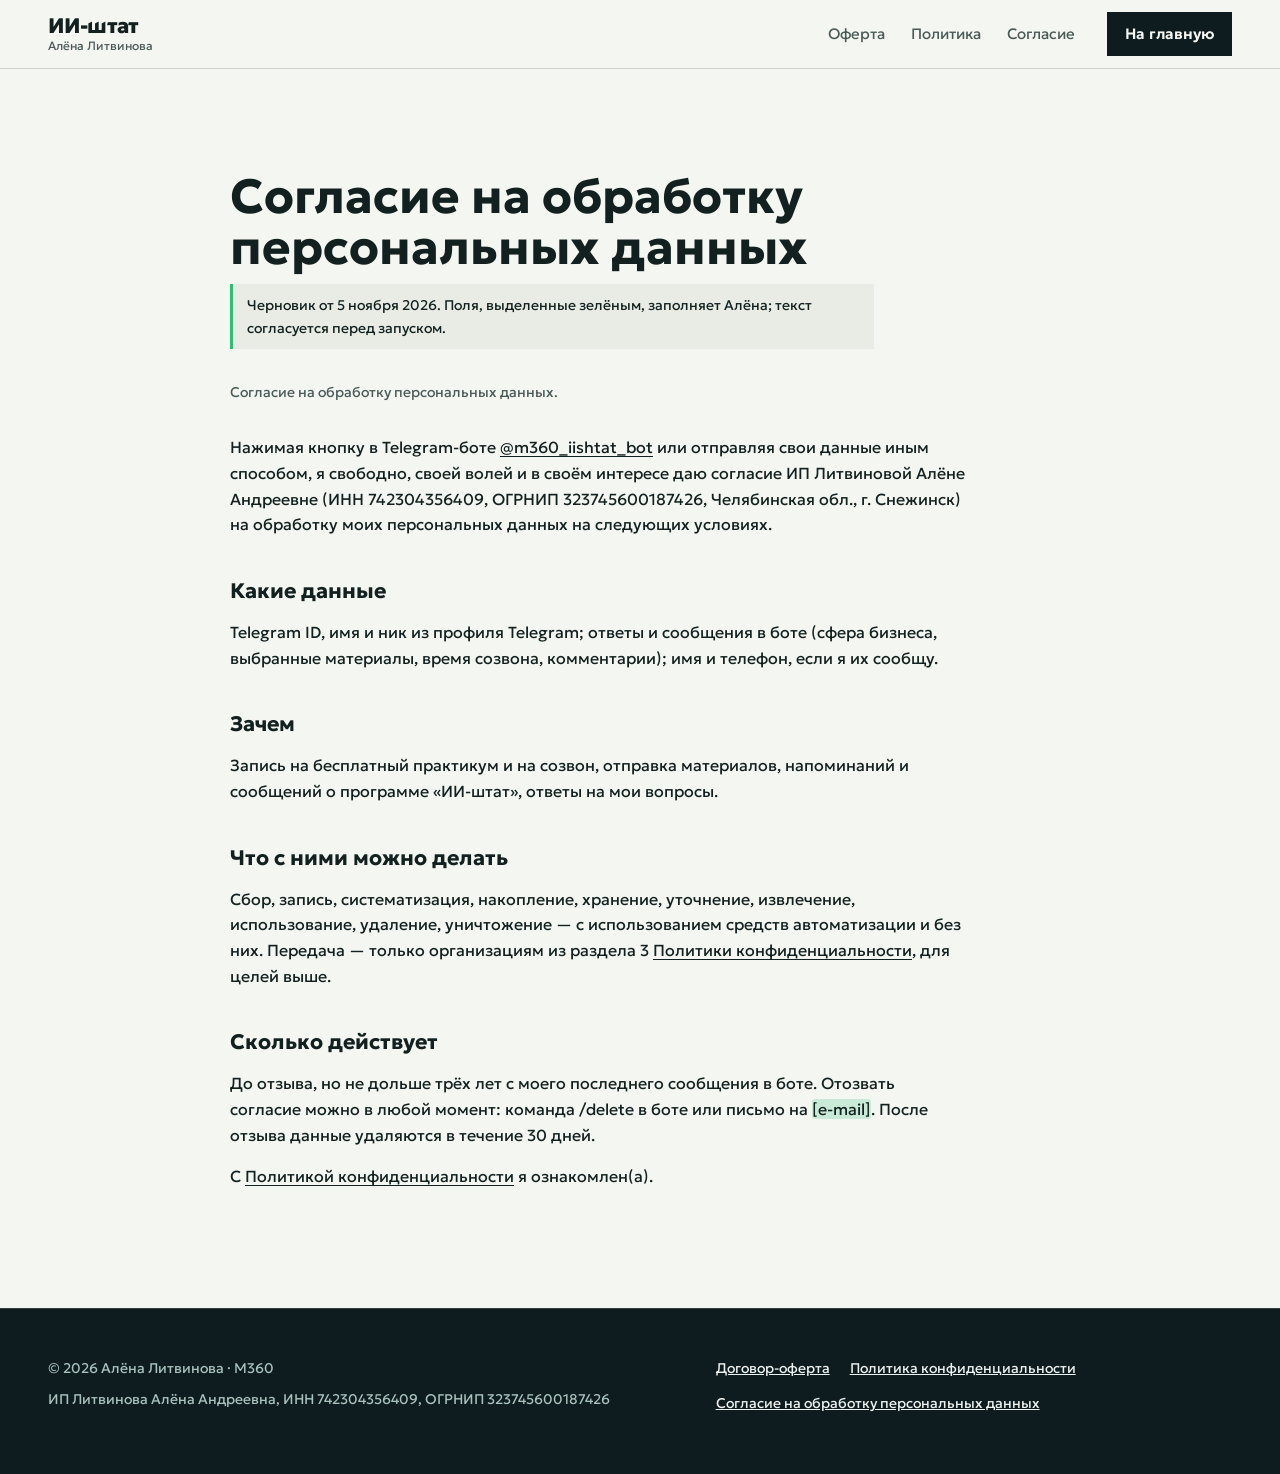
<file: consent.html>
<!doctype html>
<html lang="ru">
<head>
<meta charset="utf-8">
<script>if(/github\.io$/.test(location.hostname))location.replace("https://litvinova.online"+location.pathname.replace(/^\/ii-shtat-site/,"")+location.search+location.hash);</script>
<link rel="canonical" href="https://litvinova.online/consent.html">
<meta name="viewport" content="width=device-width, initial-scale=1">
<title>Согласие на обработку персональных данных — ИИ-штат, Алёна Литвинова</title>
<meta name="robots" content="noindex">
<meta name="theme-color" content="#F4F6F2">
<link rel="icon" href="assets/img/favicon.svg" type="image/svg+xml">
<link rel="preconnect" href="https://fonts.googleapis.com">
<link rel="preconnect" href="https://fonts.gstatic.com" crossorigin>
<link rel="stylesheet" href="https://fonts.googleapis.com/css2?family=Caveat:wght@600&family=Geologica:wght,SHRP@300..800,0..100&display=swap">
<link rel="stylesheet" href="css/style.css?v=20261105c">
</head>
<body>

<header class="nav">
  <div class="wrap nav__in">
    <a class="logo" href="./" aria-label="ИИ-штат, на главную"><b>ИИ-штат</b><span>Алёна Литвинова</span></a>
    <nav class="nav__links" aria-label="Документы">
      <a href="oferta.html">Оферта</a>
      <a href="privacy.html">Политика</a>
      <a href="consent.html">Согласие</a>
    </nav>
    <a class="btn" href="./">На главную</a>
  </div>
</header>

<main id="main" class="doc">
  <div class="wrap">
    <h1>Согласие на обработку персональных данных</h1>
    <p class="draft">Черновик от 5 ноября 2026. Поля, выделенные зелёным, заполняет Алёна; текст согласуется перед запуском.</p>

<p class="meta">Согласие на обработку персональных данных.</p>

<p>Нажимая кнопку в Telegram-боте <a class="link" href="https://t.me/m360_iishtat_bot">@m360_iishtat_bot</a> или отправляя свои данные иным способом, я свободно, своей волей и в своём интересе даю согласие ИП Литвиновой Алёне Андреевне (ИНН 742304356409, ОГРНИП 323745600187426, Челябинская обл., г. Снежинск) на обработку моих персональных данных на следующих условиях.</p>

<h2>Какие данные</h2>
<p>Telegram ID, имя и ник из профиля Telegram; ответы и сообщения в боте (сфера бизнеса, выбранные материалы, время созвона, комментарии); имя и телефон, если я их сообщу.</p>

<h2>Зачем</h2>
<p>Запись на бесплатный практикум и на созвон, отправка материалов, напоминаний и сообщений о программе «ИИ-штат», ответы на мои вопросы.</p>

<h2>Что с ними можно делать</h2>
<p>Сбор, запись, систематизация, накопление, хранение, уточнение, извлечение, использование, удаление, уничтожение — с использованием средств автоматизации и без них. Передача — только организациям из раздела 3 <a class="link" href="privacy.html">Политики конфиденциальности</a>, для целей выше.</p>

<h2>Сколько действует</h2>
<p>До отзыва, но не дольше трёх лет с моего последнего сообщения в боте. Отозвать согласие можно в любой момент: команда /delete в боте или письмо на <span class="ph">[e-mail]</span>. После отзыва данные удаляются в течение 30 дней.</p>

<p>С <a class="link" href="privacy.html">Политикой конфиденциальности</a> я ознакомлен(а).</p>

  </div>
</main>

<footer class="foot">
  <div class="wrap foot__in">
    <div>
      <p>© 2026 Алёна Литвинова · М360</p>
      <p>ИП Литвинова Алёна Андреевна, ИНН 742304356409, ОГРНИП 323745600187426</p>
    </div>
    <nav aria-label="Документы">
      <a href="oferta.html">Договор-оферта</a>
      <a href="privacy.html">Политика конфиденциальности</a>
      <a href="consent.html">Согласие на обработку персональных данных</a>
    </nav>
  </div>
</footer>
</body>
</html>
</file>
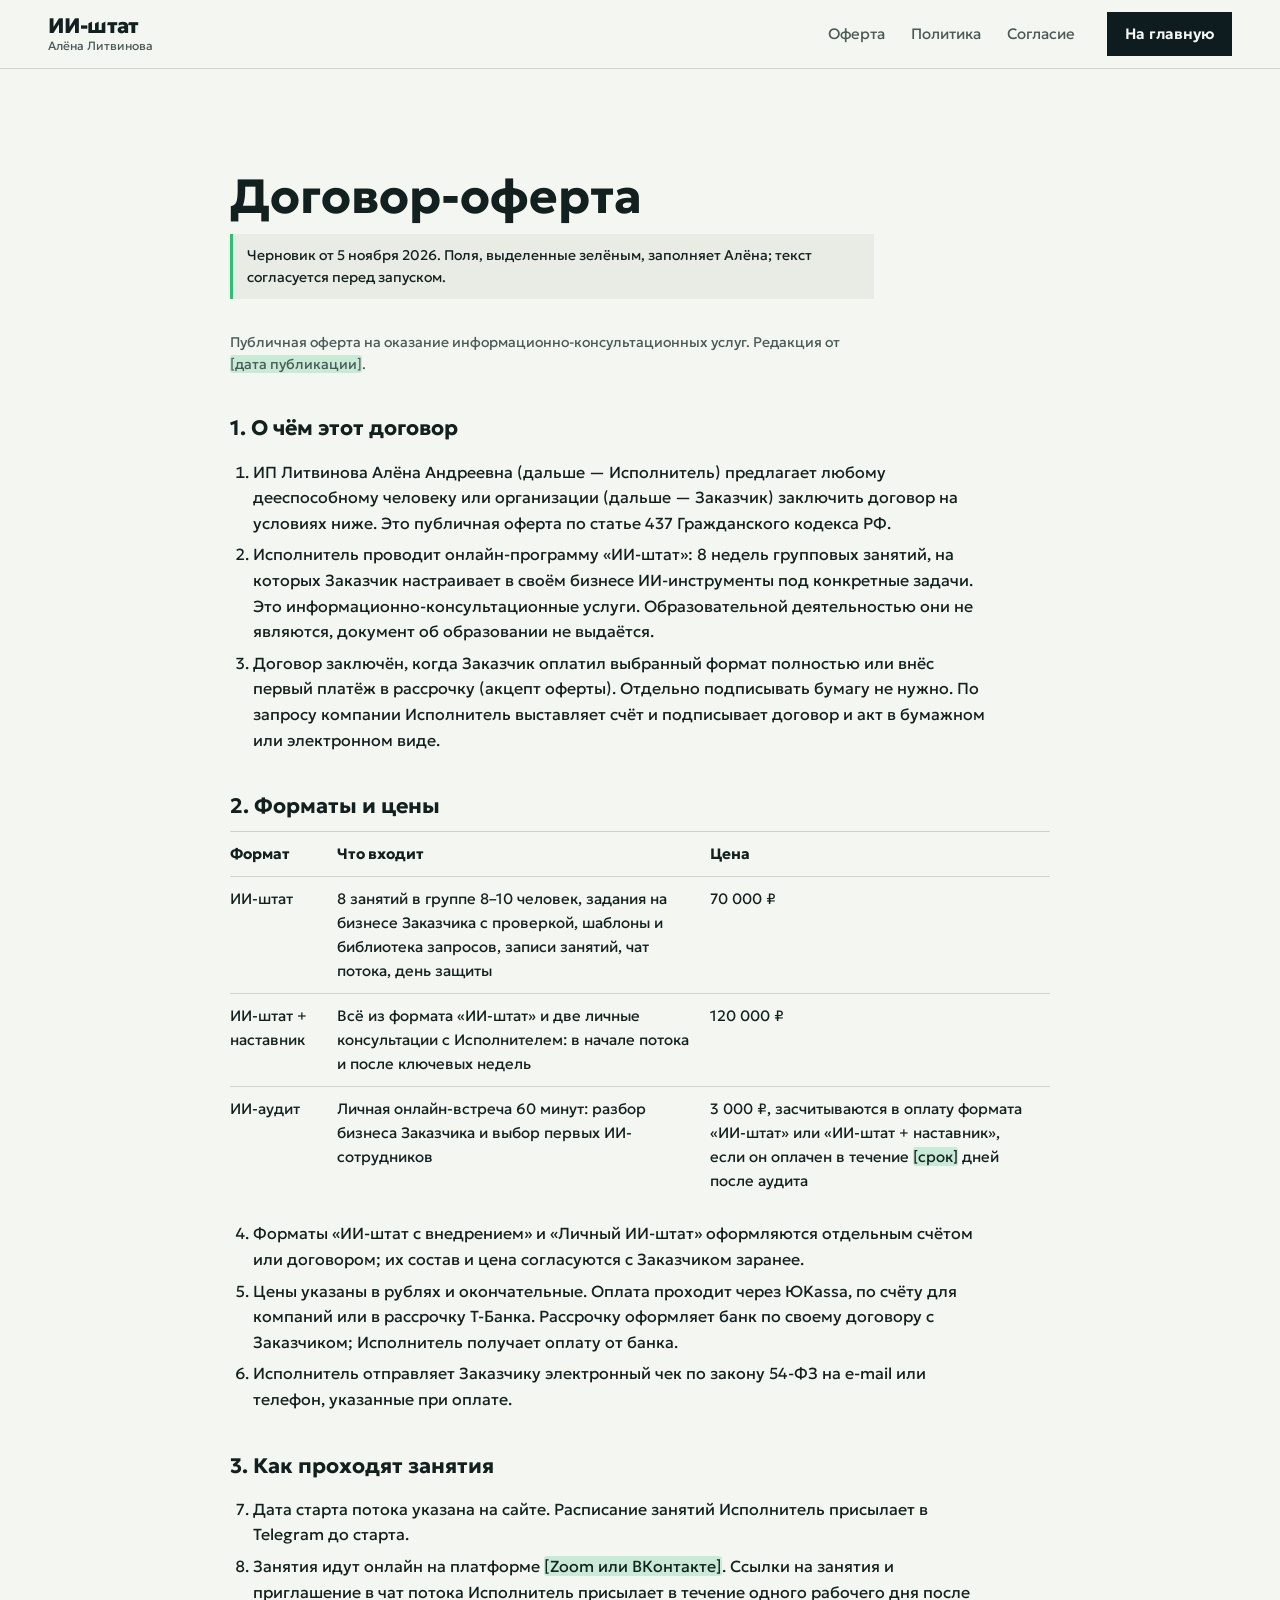
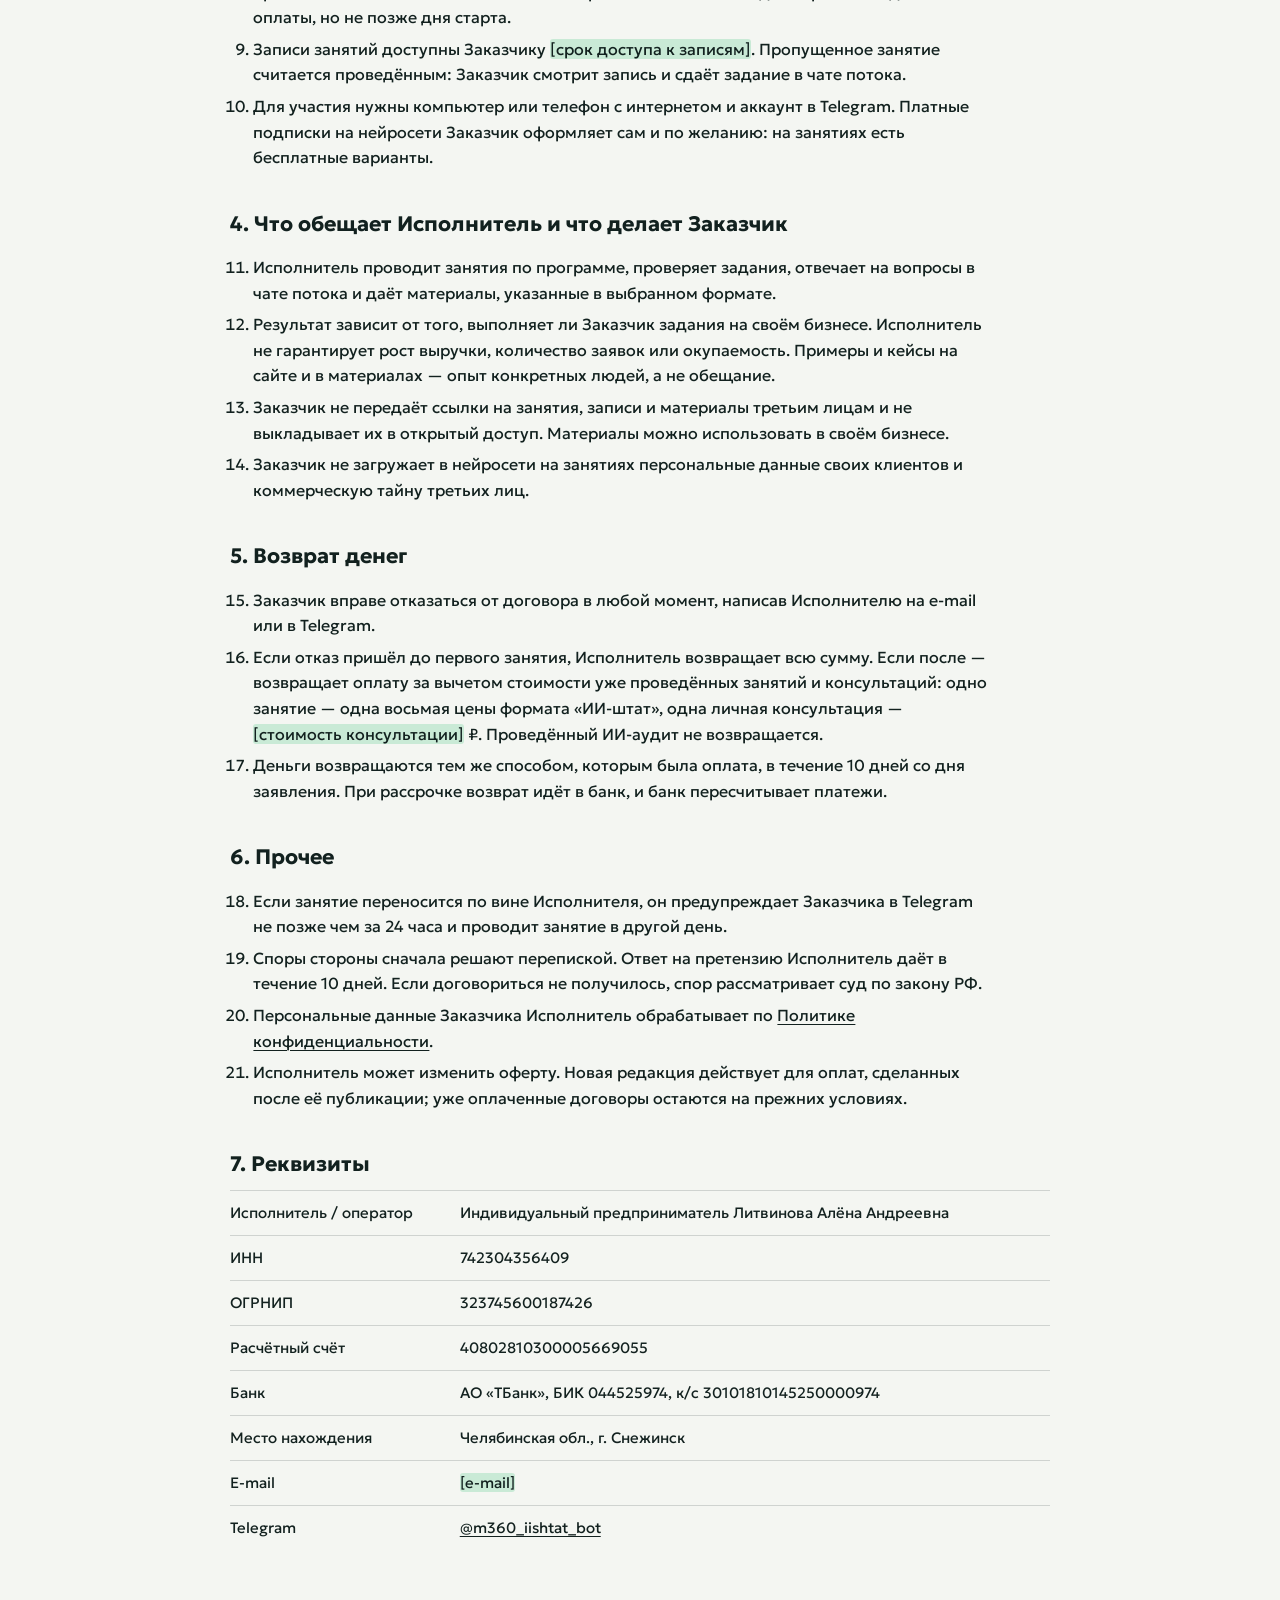
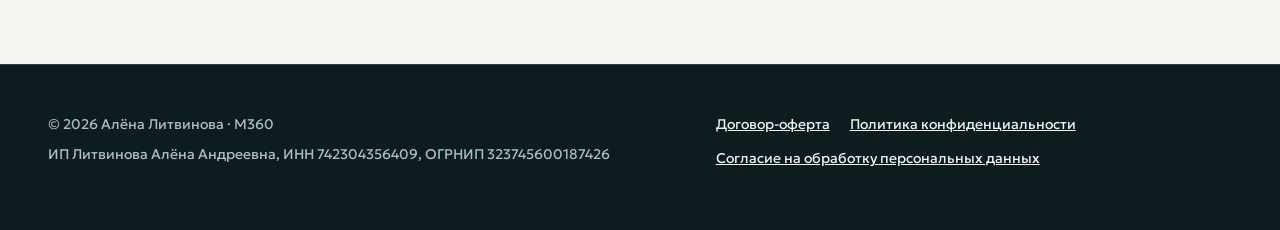
<file: oferta.html>
<!doctype html>
<html lang="ru">
<head>
<meta charset="utf-8">
<script>if(/github\.io$/.test(location.hostname))location.replace("https://litvinova.online"+location.pathname.replace(/^\/ii-shtat-site/,"")+location.search+location.hash);</script>
<link rel="canonical" href="https://litvinova.online/oferta.html">
<meta name="viewport" content="width=device-width, initial-scale=1">
<title>Договор-оферта — ИИ-штат, Алёна Литвинова</title>
<meta name="robots" content="noindex">
<meta name="theme-color" content="#F4F6F2">
<link rel="icon" href="assets/img/favicon.svg" type="image/svg+xml">
<link rel="preconnect" href="https://fonts.googleapis.com">
<link rel="preconnect" href="https://fonts.gstatic.com" crossorigin>
<link rel="stylesheet" href="https://fonts.googleapis.com/css2?family=Caveat:wght@600&family=Geologica:wght,SHRP@300..800,0..100&display=swap">
<link rel="stylesheet" href="css/style.css?v=20261105c">
</head>
<body>

<header class="nav">
  <div class="wrap nav__in">
    <a class="logo" href="./" aria-label="ИИ-штат, на главную"><b>ИИ-штат</b><span>Алёна Литвинова</span></a>
    <nav class="nav__links" aria-label="Документы">
      <a href="oferta.html">Оферта</a>
      <a href="privacy.html">Политика</a>
      <a href="consent.html">Согласие</a>
    </nav>
    <a class="btn" href="./">На главную</a>
  </div>
</header>

<main id="main" class="doc">
  <div class="wrap">
    <h1>Договор-оферта</h1>
    <p class="draft">Черновик от 5 ноября 2026. Поля, выделенные зелёным, заполняет Алёна; текст согласуется перед запуском.</p>

<p class="meta">Публичная оферта на оказание информационно-консультационных услуг. Редакция от <span class="ph">[дата публикации]</span>.</p>

<h2>1. О чём этот договор</h2>
<ol>
<li>ИП Литвинова Алёна Андреевна (дальше — Исполнитель) предлагает любому дееспособному человеку или организации (дальше — Заказчик) заключить договор на условиях ниже. Это публичная оферта по статье 437 Гражданского кодекса РФ.</li>
<li>Исполнитель проводит онлайн-программу «ИИ-штат»: 8 недель групповых занятий, на которых Заказчик настраивает в своём бизнесе ИИ-инструменты под конкретные задачи. Это информационно-консультационные услуги. Образовательной деятельностью они не являются, документ об образовании не выдаётся.</li>
<li>Договор заключён, когда Заказчик оплатил выбранный формат полностью или внёс первый платёж в рассрочку (акцепт оферты). Отдельно подписывать бумагу не нужно. По запросу компании Исполнитель выставляет счёт и подписывает договор и акт в бумажном или электронном виде.</li>
</ol>

<h2>2. Форматы и цены</h2>
<table>
<tr><th>Формат</th><th>Что входит</th><th>Цена</th></tr>
<tr><td>ИИ-штат</td><td>8 занятий в группе 8–10 человек, задания на бизнесе Заказчика с проверкой, шаблоны и библиотека запросов, записи занятий, чат потока, день защиты</td><td>70 000 ₽</td></tr>
<tr><td>ИИ-штат + наставник</td><td>Всё из формата «ИИ-штат» и две личные консультации с Исполнителем: в начале потока и после ключевых недель</td><td>120 000 ₽</td></tr>
<tr><td>ИИ-аудит</td><td>Личная онлайн-встреча 60 минут: разбор бизнеса Заказчика и выбор первых ИИ-сотрудников</td><td>3 000 ₽, засчитываются в оплату формата «ИИ-штат» или «ИИ-штат + наставник», если он оплачен в течение <span class="ph">[срок]</span> дней после аудита</td></tr>
</table>
<ol start="4">
<li>Форматы «ИИ-штат с внедрением» и «Личный ИИ-штат» оформляются отдельным счётом или договором; их состав и цена согласуются с Заказчиком заранее.</li>
<li>Цены указаны в рублях и окончательные. Оплата проходит через ЮKassa, по счёту для компаний или в рассрочку Т-Банка. Рассрочку оформляет банк по своему договору с Заказчиком; Исполнитель получает оплату от банка.</li>
<li>Исполнитель отправляет Заказчику электронный чек по закону 54-ФЗ на e-mail или телефон, указанные при оплате.</li>
</ol>

<h2>3. Как проходят занятия</h2>
<ol start="7">
<li>Дата старта потока указана на сайте. Расписание занятий Исполнитель присылает в Telegram до старта.</li>
<li>Занятия идут онлайн на платформе <span class="ph">[Zoom или ВКонтакте]</span>. Ссылки на занятия и приглашение в чат потока Исполнитель присылает в течение одного рабочего дня после оплаты, но не позже дня старта.</li>
<li>Записи занятий доступны Заказчику <span class="ph">[срок доступа к записям]</span>. Пропущенное занятие считается проведённым: Заказчик смотрит запись и сдаёт задание в чате потока.</li>
<li>Для участия нужны компьютер или телефон с интернетом и аккаунт в Telegram. Платные подписки на нейросети Заказчик оформляет сам и по желанию: на занятиях есть бесплатные варианты.</li>
</ol>

<h2>4. Что обещает Исполнитель и что делает Заказчик</h2>
<ol start="11">
<li>Исполнитель проводит занятия по программе, проверяет задания, отвечает на вопросы в чате потока и даёт материалы, указанные в выбранном формате.</li>
<li>Результат зависит от того, выполняет ли Заказчик задания на своём бизнесе. Исполнитель не гарантирует рост выручки, количество заявок или окупаемость. Примеры и кейсы на сайте и в материалах — опыт конкретных людей, а не обещание.</li>
<li>Заказчик не передаёт ссылки на занятия, записи и материалы третьим лицам и не выкладывает их в открытый доступ. Материалы можно использовать в своём бизнесе.</li>
<li>Заказчик не загружает в нейросети на занятиях персональные данные своих клиентов и коммерческую тайну третьих лиц.</li>
</ol>

<h2>5. Возврат денег</h2>
<ol start="15">
<li>Заказчик вправе отказаться от договора в любой момент, написав Исполнителю на e-mail или в Telegram.</li>
<li>Если отказ пришёл до первого занятия, Исполнитель возвращает всю сумму. Если после — возвращает оплату за вычетом стоимости уже проведённых занятий и консультаций: одно занятие — одна восьмая цены формата «ИИ-штат», одна личная консультация — <span class="ph">[стоимость консультации]</span> ₽. Проведённый ИИ-аудит не возвращается.</li>
<li>Деньги возвращаются тем же способом, которым была оплата, в течение 10 дней со дня заявления. При рассрочке возврат идёт в банк, и банк пересчитывает платежи.</li>
</ol>

<h2>6. Прочее</h2>
<ol start="18">
<li>Если занятие переносится по вине Исполнителя, он предупреждает Заказчика в Telegram не позже чем за 24 часа и проводит занятие в другой день.</li>
<li>Споры стороны сначала решают перепиской. Ответ на претензию Исполнитель даёт в течение 10 дней. Если договориться не получилось, спор рассматривает суд по закону РФ.</li>
<li>Персональные данные Заказчика Исполнитель обрабатывает по <a class="link" href="privacy.html">Политике конфиденциальности</a>.</li>
<li>Исполнитель может изменить оферту. Новая редакция действует для оплат, сделанных после её публикации; уже оплаченные договоры остаются на прежних условиях.</li>
</ol>

<h2>7. Реквизиты</h2>
<table>
<tr><td>Исполнитель / оператор</td><td>Индивидуальный предприниматель Литвинова Алёна Андреевна</td></tr>
<tr><td>ИНН</td><td>742304356409</td></tr>
<tr><td>ОГРНИП</td><td>323745600187426</td></tr>
<tr><td>Расчётный счёт</td><td>40802810300005669055</td></tr>
<tr><td>Банк</td><td>АО «ТБанк», БИК 044525974, к/с 30101810145250000974</td></tr>
<tr><td>Место нахождения</td><td>Челябинская обл., г. Снежинск</td></tr>
<tr><td>E-mail</td><td><span class="ph">[e-mail]</span></td></tr>
<tr><td>Telegram</td><td><a class="link" href="https://t.me/m360_iishtat_bot">@m360_iishtat_bot</a></td></tr>
</table>
  </div>
</main>

<footer class="foot">
  <div class="wrap foot__in">
    <div>
      <p>© 2026 Алёна Литвинова · М360</p>
      <p>ИП Литвинова Алёна Андреевна, ИНН 742304356409, ОГРНИП 323745600187426</p>
    </div>
    <nav aria-label="Документы">
      <a href="oferta.html">Договор-оферта</a>
      <a href="privacy.html">Политика конфиденциальности</a>
      <a href="consent.html">Согласие на обработку персональных данных</a>
    </nav>
  </div>
</footer>
</body>
</html>
</file>
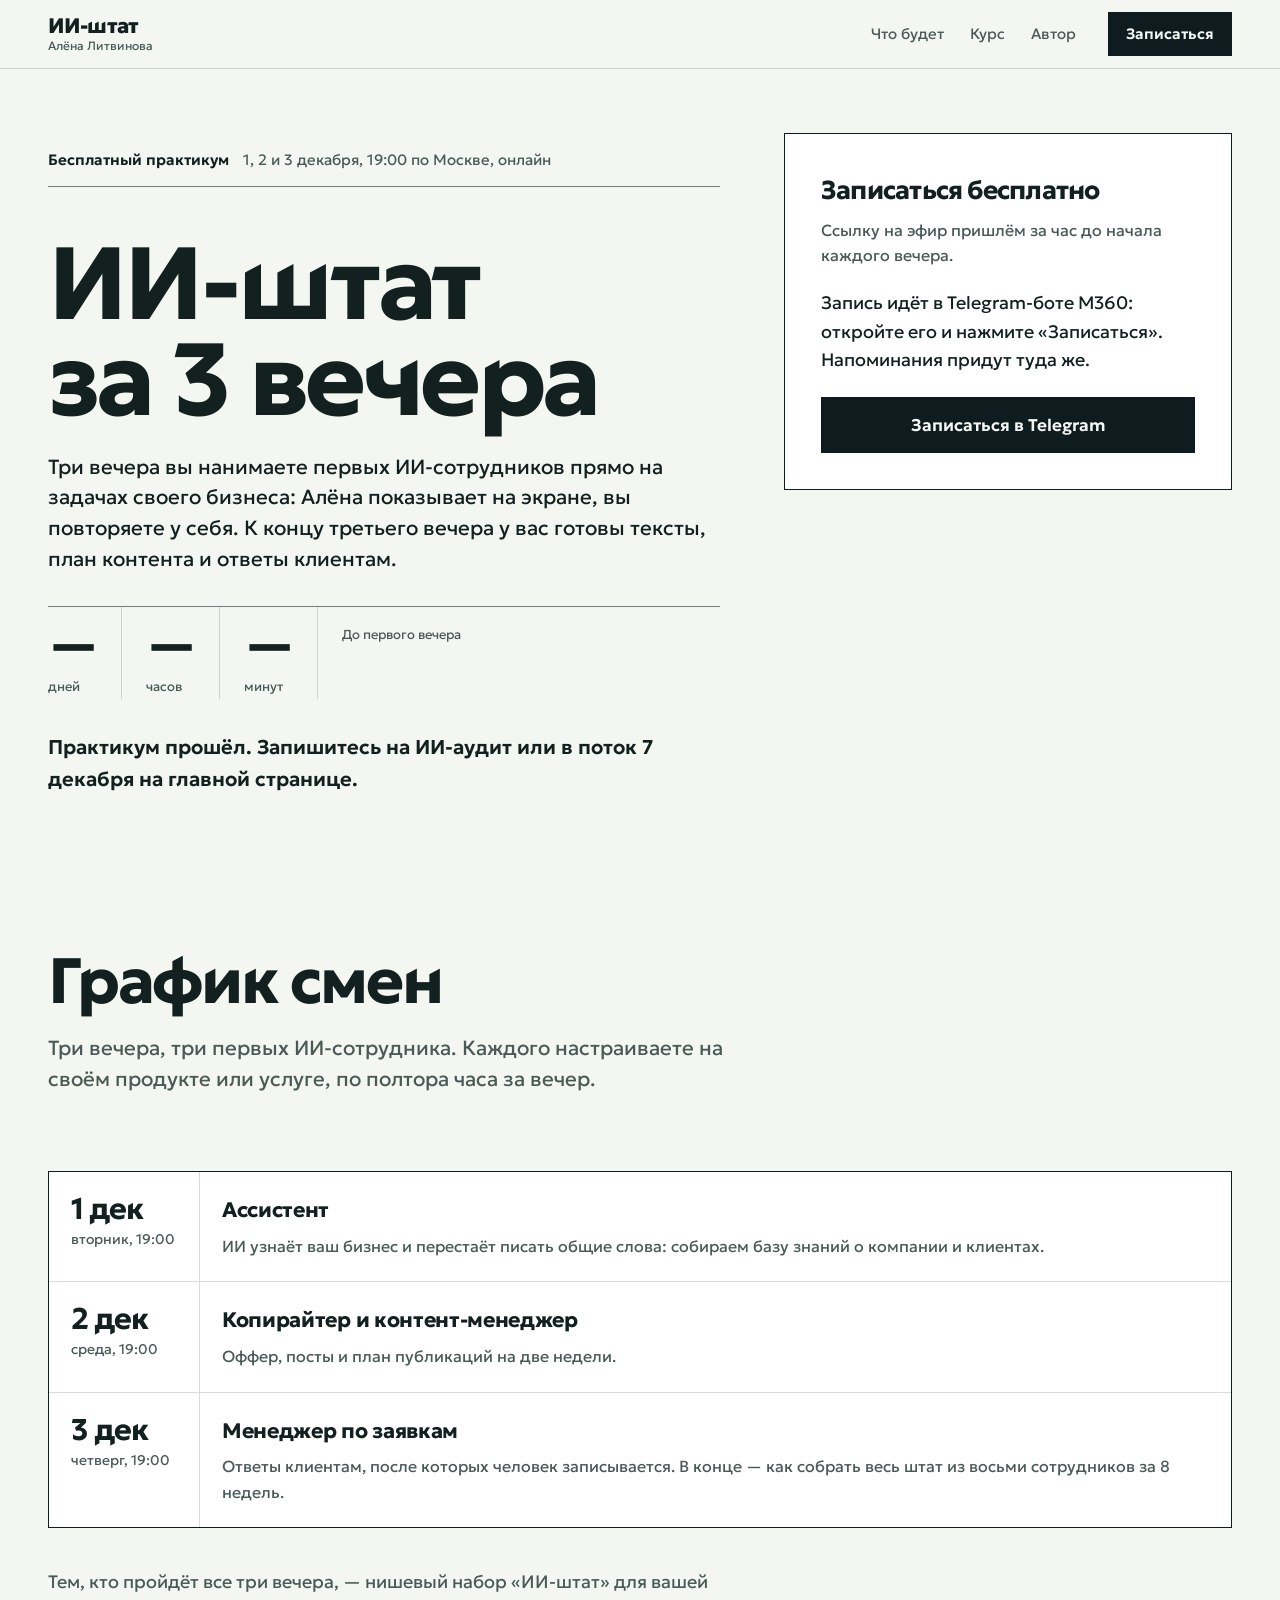
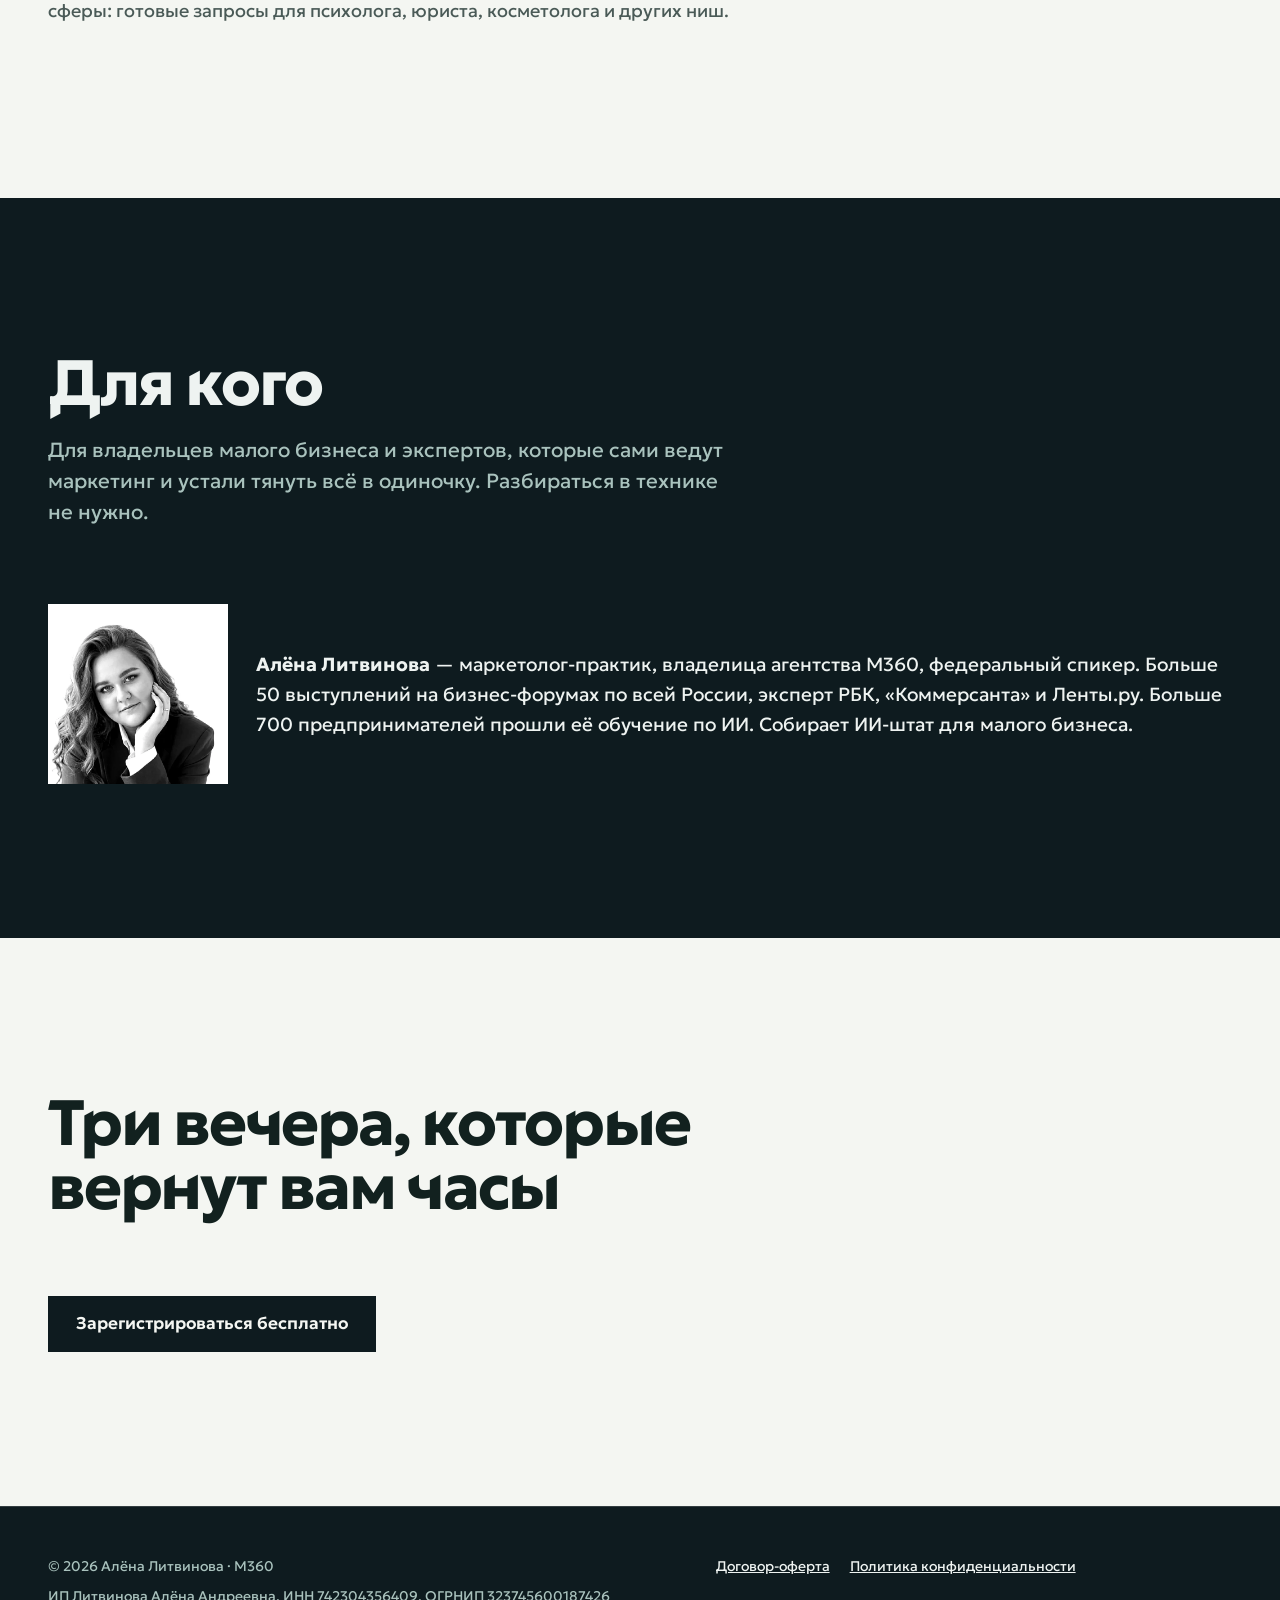
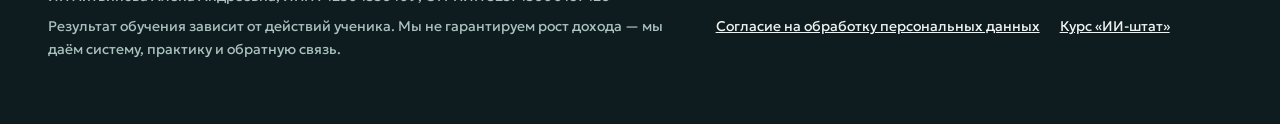
<file: practicum.html>
<!doctype html>
<html lang="ru">
<head>
<meta charset="utf-8">
<script>if(/github\.io$/.test(location.hostname))location.replace("https://litvinova.online"+location.pathname.replace(/^\/ii-shtat-site/,"")+location.search+location.hash);</script>
<link rel="canonical" href="https://litvinova.online/practicum.html">
<meta name="viewport" content="width=device-width, initial-scale=1">
<title>ИИ-штат за 3 вечера — бесплатный практикум Алёны Литвиновой, 1–3 декабря</title>
<meta name="description" content="Три вечера онлайн, 1–3 декабря в 19:00 мск: нанимаем первых ИИ-сотрудников на задачах вашего бизнеса вместе с Алёной Литвиновой. Бесплатно.">
<meta name="theme-color" content="#F4F6F2">
<meta property="og:type" content="website">
<meta property="og:title" content="ИИ-штат за 3 вечера — бесплатный практикум, 1–3 декабря">
<meta property="og:description" content="Нанимаем первых ИИ-сотрудников на задачах вашего бизнеса вместе с Алёной Литвиновой.">
<meta property="og:image" content="https://litvinova.online/assets/img/og-practicum.jpg">
<meta property="og:url" content="https://litvinova.online/practicum.html">
<link rel="icon" href="assets/img/favicon.svg" type="image/svg+xml">
<link rel="preconnect" href="https://fonts.googleapis.com">
<link rel="preconnect" href="https://fonts.gstatic.com" crossorigin>
<link rel="stylesheet" href="https://fonts.googleapis.com/css2?family=Caveat:wght@600&family=Geologica:wght,SHRP@300..800,0..100&display=swap">
<link rel="stylesheet" href="css/style.css?v=20261105c">
<script>
  (function () {
    var q = new URLSearchParams(location.search).get('motion'), k = 'ii-motion', v = null;
    try { if (q === '1' || q === '0') localStorage.setItem(k, q); v = localStorage.getItem(k); } catch (e) { v = q; }
    var calm = window.matchMedia('(prefers-reduced-motion: reduce)').matches;
    if (v === '1' || (v !== '0' && !calm)) document.documentElement.classList.add('motion');
  })();
</script>
</head>
<body>

<a class="sr" href="#main">К содержанию</a>

<header class="nav">
  <div class="wrap nav__in">
    <a class="logo" href="./" aria-label="ИИ-штат, на главную"><b>ИИ-штат</b><span>Алёна Литвинова</span></a>
    <nav class="nav__links" aria-label="Разделы">
      <a href="#program">Что будет</a>
      <a href="./#staff">Курс</a>
      <a href="./#about">Автор</a>
    </nav>
    <a class="btn" href="#register">Записаться</a>
  </div>
</header>

<main id="main">
<section class="s--paper pr-hero" aria-labelledby="h-pr">
  <div class="wrap pr-grid">
    <div>
      <p class="order"><b>Бесплатный практикум</b> 1, 2 и 3 декабря, 19:00 по Москве, онлайн</p>
      <h1 class="d1" id="h-pr">ИИ-штат за 3 вечера</h1>
      <p class="lead">Три вечера вы нанимаете первых ИИ-сотрудников прямо на задачах своего бизнеса: Алёна показывает на экране, вы повторяете у себя. К концу третьего вечера у вас готовы тексты, план контента и ответы клиентам.</p>
      <div class="count num" id="countdown" aria-live="polite">
        <div><b data-cd="d">—</b><small>дней</small></div>
        <div><b data-cd="h">—</b><small>часов</small></div>
        <div><b data-cd="m">—</b><small>минут</small></div>
        <div><small id="count-label">До первого вечера</small></div>
      </div>
      <p class="count-state" id="count-state" hidden></p>
    </div>

    <aside class="panel" id="register" aria-labelledby="h-reg">
      <h2 id="h-reg">Записаться бесплатно</h2>
      <p>Ссылку на эфир пришлём за час до начала каждого вечера.</p>
      <div data-inline-form="practicum"></div>
    </aside>
  </div>
</section>

<!-- Программа вечеров согласована Алёной 04.11.2026 -->
<section class="s s--paper" id="program" aria-labelledby="h-prog">
  <div class="wrap">
    <div class="s__head">
      <h2 class="h2" id="h-prog">График смен</h2>
      <p class="lead">Три вечера, три первых ИИ-сотрудника. Каждого настраиваете на своём продукте или услуге, по полтора часа за вечер.</p>
    </div>
    <div class="shifts">
      <div class="shift">
        <div><time datetime="2026-12-01T19:00+03:00">1 дек</time><small>вторник, 19:00</small></div>
        <div><h3>Ассистент</h3><p>ИИ узнаёт ваш бизнес и перестаёт писать общие слова: собираем базу знаний о компании и клиентах.</p></div>
      </div>
      <div class="shift">
        <div><time datetime="2026-12-02T19:00+03:00">2 дек</time><small>среда, 19:00</small></div>
        <div><h3>Копирайтер и контент-менеджер</h3><p>Оффер, посты и план публикаций на две недели.</p></div>
      </div>
      <div class="shift">
        <div><time datetime="2026-12-03T19:00+03:00">3 дек</time><small>четверг, 19:00</small></div>
        <div><h3>Менеджер по заявкам</h3><p>Ответы клиентам, после которых человек записывается. В конце — как собрать весь штат из восьми сотрудников за 8 недель.</p></div>
      </div>
    </div>
    <p class="steps-note muted">Тем, кто пройдёт все три вечера, — нишевый набор «ИИ-штат» для вашей сферы: готовые запросы для психолога, юриста, косметолога и других ниш.</p>
  </div>
</section>

<section class="s s--ink" aria-labelledby="h-for">
  <div class="wrap">
    <div class="s__head">
      <h2 class="h2" id="h-for">Для кого</h2>
      <p class="lead">Для владельцев малого бизнеса и экспертов, которые сами ведут маркетинг и устали тянуть всё в одиночку. Разбираться в технике не нужно.</p>
    </div>
    <div class="who">
      <img src="assets/img/alena-square.webp" width="640" height="640" loading="lazy" alt="Алёна Литвинова, портрет" style="mix-blend-mode:normal">
      <p><b>Алёна Литвинова</b> — маркетолог-практик, владелица агентства М360, федеральный спикер. Больше 50 выступлений на бизнес-форумах по всей России, эксперт РБК, «Коммерсанта» и Ленты.ру. Больше 700 предпринимателей прошли её обучение по ИИ. Собирает ИИ-штат для малого бизнеса.</p>
    </div>
  </div>
</section>

<section class="s s--paper" aria-labelledby="h-bottom">
  <div class="wrap cta-bottom">
    <div class="s__head">
      <h2 class="h2" id="h-bottom">Три вечера, которые вернут вам часы</h2>
    </div>
    <a class="btn" href="#register">Зарегистрироваться бесплатно</a>
  </div>
</section>
</main>

<footer class="foot">
  <div class="wrap foot__in">
    <div>
      <p>© 2026 Алёна Литвинова · М360</p>
      <p>ИП Литвинова Алёна Андреевна, ИНН 742304356409, ОГРНИП 323745600187426</p>
      <p>Результат обучения зависит от действий ученика. Мы не гарантируем рост дохода — мы даём систему, практику и обратную связь.</p>
    </div>
    <nav aria-label="Документы">
      <a href="oferta.html">Договор-оферта</a>
      <a href="privacy.html">Политика конфиденциальности</a>
      <a href="consent.html">Согласие на обработку персональных данных</a>
      <a href="./">Курс «ИИ-штат»</a>
    </nav>
  </div>
</footer>

<template id="form-tpl">
  <form class="form" novalidate>
    <div class="form__fields">
      <div class="form" style="gap:16px">
        <label>Имя<input type="text" name="name" autocomplete="given-name" required><span class="err" data-err="name"></span></label>
        <label>Телефон<input type="tel" name="phone" autocomplete="tel" inputmode="tel" placeholder="+7 (___) ___-__-__" required><span class="err" data-err="phone"></span></label>
        <label>Ник в Telegram <small>необязательно, если удобнее получать напоминания там</small><input type="text" name="tg" placeholder="@ник"></label>
        <label class="check"><input type="checkbox" name="consent"><span>Даю <a class="link" href="consent.html" target="_blank">согласие на обработку персональных данных</a>. <a class="link" href="privacy.html" target="_blank">Политика конфиденциальности</a></span></label>
        <span class="err" data-err="consent"></span>
        <label class="check"><input type="checkbox" name="news"><span>Хочу получать полезные материалы и анонсы</span></label>
        <div class="form__fail" role="alert"></div>
        <button class="btn" type="submit">Зарегистрироваться бесплатно</button>
        <p class="form__alt">Удобнее в Telegram? <a class="link" data-bot href="#" target="_blank" rel="noopener">Записаться через бота</a></p>
      </div>
    </div>
    <div class="form__msg" role="status"></div>
  </form>
</template>

<script src="js/main.js?v=20261108s" defer></script>
</body>
</html>
</file>
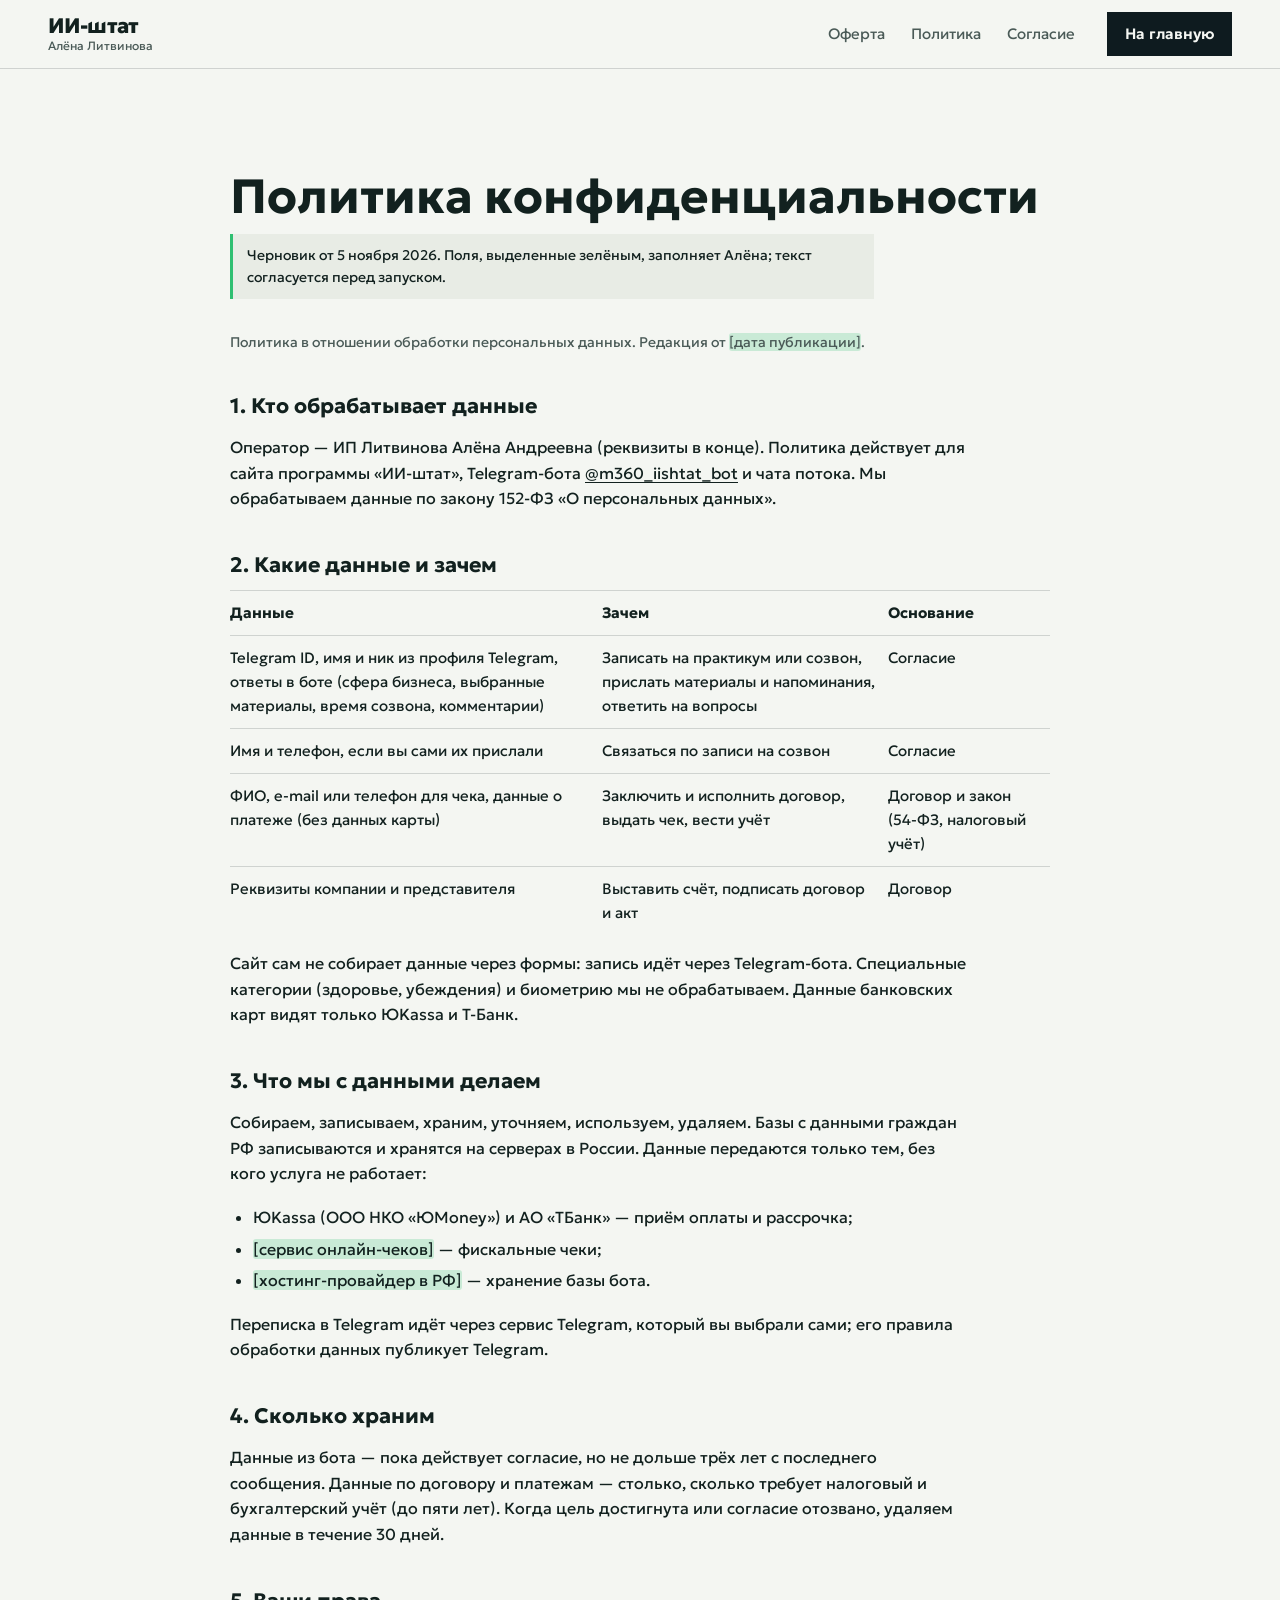
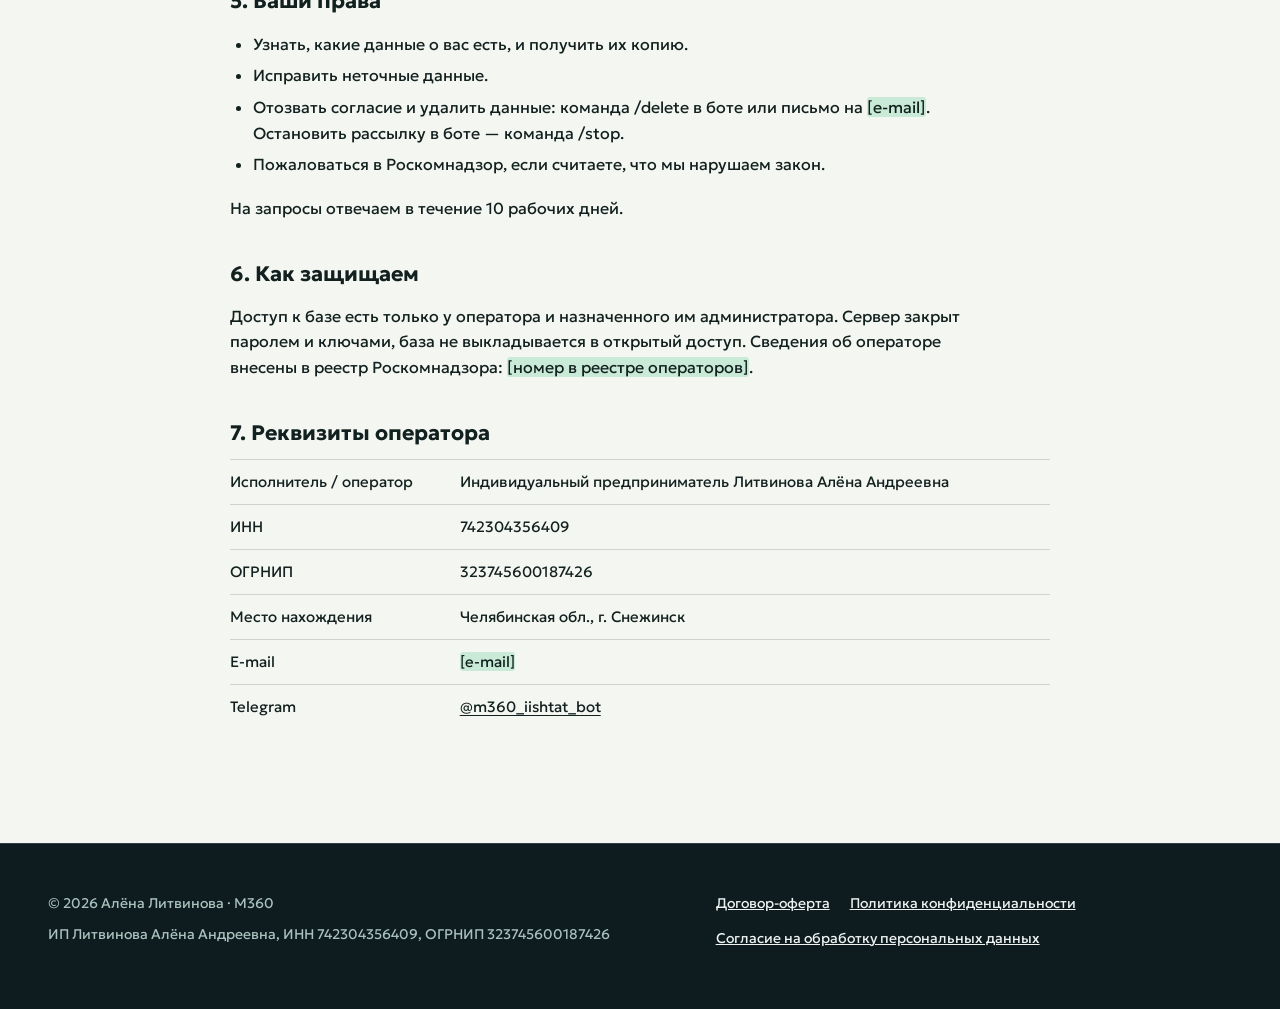
<file: privacy.html>
<!doctype html>
<html lang="ru">
<head>
<meta charset="utf-8">
<script>if(/github\.io$/.test(location.hostname))location.replace("https://litvinova.online"+location.pathname.replace(/^\/ii-shtat-site/,"")+location.search+location.hash);</script>
<link rel="canonical" href="https://litvinova.online/privacy.html">
<meta name="viewport" content="width=device-width, initial-scale=1">
<title>Политика конфиденциальности — ИИ-штат, Алёна Литвинова</title>
<meta name="robots" content="noindex">
<meta name="theme-color" content="#F4F6F2">
<link rel="icon" href="assets/img/favicon.svg" type="image/svg+xml">
<link rel="preconnect" href="https://fonts.googleapis.com">
<link rel="preconnect" href="https://fonts.gstatic.com" crossorigin>
<link rel="stylesheet" href="https://fonts.googleapis.com/css2?family=Caveat:wght@600&family=Geologica:wght,SHRP@300..800,0..100&display=swap">
<link rel="stylesheet" href="css/style.css?v=20261105c">
</head>
<body>

<header class="nav">
  <div class="wrap nav__in">
    <a class="logo" href="./" aria-label="ИИ-штат, на главную"><b>ИИ-штат</b><span>Алёна Литвинова</span></a>
    <nav class="nav__links" aria-label="Документы">
      <a href="oferta.html">Оферта</a>
      <a href="privacy.html">Политика</a>
      <a href="consent.html">Согласие</a>
    </nav>
    <a class="btn" href="./">На главную</a>
  </div>
</header>

<main id="main" class="doc">
  <div class="wrap">
    <h1>Политика конфиденциальности</h1>
    <p class="draft">Черновик от 5 ноября 2026. Поля, выделенные зелёным, заполняет Алёна; текст согласуется перед запуском.</p>

<p class="meta">Политика в отношении обработки персональных данных. Редакция от <span class="ph">[дата публикации]</span>.</p>

<h2>1. Кто обрабатывает данные</h2>
<p>Оператор — ИП Литвинова Алёна Андреевна (реквизиты в конце). Политика действует для сайта программы «ИИ-штат», Telegram-бота <a class="link" href="https://t.me/m360_iishtat_bot">@m360_iishtat_bot</a> и чата потока. Мы обрабатываем данные по закону 152-ФЗ «О персональных данных».</p>

<h2>2. Какие данные и зачем</h2>
<table>
<tr><th>Данные</th><th>Зачем</th><th>Основание</th></tr>
<tr><td>Telegram ID, имя и ник из профиля Telegram, ответы в боте (сфера бизнеса, выбранные материалы, время созвона, комментарии)</td><td>Записать на практикум или созвон, прислать материалы и напоминания, ответить на вопросы</td><td>Согласие</td></tr>
<tr><td>Имя и телефон, если вы сами их прислали</td><td>Связаться по записи на созвон</td><td>Согласие</td></tr>
<tr><td>ФИО, e-mail или телефон для чека, данные о платеже (без данных карты)</td><td>Заключить и исполнить договор, выдать чек, вести учёт</td><td>Договор и закон (54-ФЗ, налоговый учёт)</td></tr>
<tr><td>Реквизиты компании и представителя</td><td>Выставить счёт, подписать договор и акт</td><td>Договор</td></tr>
</table>
<p>Сайт сам не собирает данные через формы: запись идёт через Telegram-бота. Специальные категории (здоровье, убеждения) и биометрию мы не обрабатываем. Данные банковских карт видят только ЮKassa и Т-Банк.</p>

<h2>3. Что мы с данными делаем</h2>
<p>Собираем, записываем, храним, уточняем, используем, удаляем. Базы с данными граждан РФ записываются и хранятся на серверах в России. Данные передаются только тем, без кого услуга не работает:</p>
<ul>
<li>ЮKassa (ООО НКО «ЮMoney») и АО «ТБанк» — приём оплаты и рассрочка;</li>
<li><span class="ph">[сервис онлайн-чеков]</span> — фискальные чеки;</li>
<li><span class="ph">[хостинг-провайдер в РФ]</span> — хранение базы бота.</li>
</ul>
<p>Переписка в Telegram идёт через сервис Telegram, который вы выбрали сами; его правила обработки данных публикует Telegram.</p>

<h2>4. Сколько храним</h2>
<p>Данные из бота — пока действует согласие, но не дольше трёх лет с последнего сообщения. Данные по договору и платежам — столько, сколько требует налоговый и бухгалтерский учёт (до пяти лет). Когда цель достигнута или согласие отозвано, удаляем данные в течение 30 дней.</p>

<h2>5. Ваши права</h2>
<ul>
<li>Узнать, какие данные о вас есть, и получить их копию.</li>
<li>Исправить неточные данные.</li>
<li>Отозвать согласие и удалить данные: команда /delete в боте или письмо на <span class="ph">[e-mail]</span>. Остановить рассылку в боте — команда /stop.</li>
<li>Пожаловаться в Роскомнадзор, если считаете, что мы нарушаем закон.</li>
</ul>
<p>На запросы отвечаем в течение 10 рабочих дней.</p>

<h2>6. Как защищаем</h2>
<p>Доступ к базе есть только у оператора и назначенного им администратора. Сервер закрыт паролем и ключами, база не выкладывается в открытый доступ. Сведения об операторе внесены в реестр Роскомнадзора: <span class="ph">[номер в реестре операторов]</span>.</p>

<h2>7. Реквизиты оператора</h2>
<table>
<tr><td>Исполнитель / оператор</td><td>Индивидуальный предприниматель Литвинова Алёна Андреевна</td></tr>
<tr><td>ИНН</td><td>742304356409</td></tr>
<tr><td>ОГРНИП</td><td>323745600187426</td></tr>
<tr><td>Место нахождения</td><td>Челябинская обл., г. Снежинск</td></tr>
<tr><td>E-mail</td><td><span class="ph">[e-mail]</span></td></tr>
<tr><td>Telegram</td><td><a class="link" href="https://t.me/m360_iishtat_bot">@m360_iishtat_bot</a></td></tr>
</table>
  </div>
</main>

<footer class="foot">
  <div class="wrap foot__in">
    <div>
      <p>© 2026 Алёна Литвинова · М360</p>
      <p>ИП Литвинова Алёна Андреевна, ИНН 742304356409, ОГРНИП 323745600187426</p>
    </div>
    <nav aria-label="Документы">
      <a href="oferta.html">Договор-оферта</a>
      <a href="privacy.html">Политика конфиденциальности</a>
      <a href="consent.html">Согласие на обработку персональных данных</a>
    </nav>
  </div>
</footer>
</body>
</html>
</file>
<file: css/style.css>
/* ИИ-штат · Алёна Литвинова
   Идея: кадровые документы малого бизнеса. Печатная форма — Geologica,
   заполнено от руки — Caveat, синяя печать — бренд-синий М360. */

:root {
  --paper: #F4F6F2;
  --paper-2: #E8ECE5;
  --ink: #0E1B1F;
  --ink-2: #172A2F;
  --text: #12211F;
  --muted: #4A5A57;
  --on-dark: #EEF3F1;
  --on-dark-muted: #A9C2BD;
  --green: #2FBF71;
  --green-deep: #17804A;
  --blue: #2F80ED;
  --stamp: #2A6CE0;
  --rule: rgba(14, 27, 31, .16);
  --rule-strong: rgba(14, 27, 31, .55);
  --rule-dark: rgba(238, 243, 241, .16);

  --f: "Geologica", "Manrope", system-ui, sans-serif;
  --hand: "Caveat", "Segoe Print", cursive;

  --wrap: 1240px;
  --gut: clamp(16px, 4vw, 48px);
  --sec: clamp(88px, 12vw, 168px);
}

*, *::before, *::after { box-sizing: border-box; }
html { -webkit-text-size-adjust: 100%; scroll-behavior: smooth; overflow-x: clip; }
body {
  margin: 0;
  background: var(--paper);
  color: var(--text);
  font: 400 18px/1.6 var(--f);
  font-variation-settings: "SHRP" 0;
  text-rendering: optimizeLegibility;
  -webkit-font-smoothing: antialiased;
  overflow-x: clip;
}
img { display: block; max-width: 100%; height: auto; }
a { color: inherit; }
button { font: inherit; color: inherit; }
:focus-visible { outline: 3px solid var(--blue); outline-offset: 3px; border-radius: 2px; }
.sr { position: absolute; width: 1px; height: 1px; overflow: hidden; clip: rect(0 0 0 0); white-space: nowrap; }

.wrap { width: min(100% - 2 * var(--gut), var(--wrap)); margin-inline: auto; }

/* ---------- type ---------- */
.d1, .h2, .h3 {
  font-weight: 700;
  font-variation-settings: "SHRP" 100;
  letter-spacing: -.035em;
  margin: 0;
  text-wrap: balance;
}
.d1 { font-size: clamp(46px, 8vw, 124px); line-height: .94; }
.h2 { font-size: clamp(34px, 5vw, 68px); line-height: 1; }
.h3 { font-size: clamp(22px, 2.2vw, 28px); line-height: 1.15; letter-spacing: -.02em; }
.lead { font-size: clamp(19px, 1.6vw, 22px); line-height: 1.5; max-width: 34em; margin: 0; }
.small { font-size: 14px; line-height: 1.5; }
.hand { font-family: var(--hand); font-weight: 600; letter-spacing: 0; color: var(--stamp); }
.num { font-variant-numeric: tabular-nums lining-nums; }
.muted { color: var(--muted); }
.s--ink .muted { color: var(--on-dark-muted); }

/* ---------- sections ---------- */
.s { padding-block: var(--sec); position: relative; }
.s--ink { background: var(--ink); color: var(--on-dark); }
.s--paper + .s--paper { padding-top: 0; }
.s__head { display: grid; gap: 20px; margin-bottom: clamp(48px, 6vw, 88px); max-width: 920px; }
.s__head .lead { color: var(--muted); }
.s--ink .s__head .lead { color: var(--on-dark-muted); }

/* ---------- buttons ---------- */
.btn {
  display: inline-flex; align-items: center; justify-content: center; gap: 10px;
  min-height: 56px; padding: 0 28px;
  border: 0; border-radius: 0;
  background: var(--ink); color: var(--paper);
  font-weight: 600; font-size: 17px; text-decoration: none; cursor: pointer; text-align: center;
  transition: background .2s, color .2s, transform .2s;
}
.btn:hover { background: var(--green-deep); }
.btn:active { transform: translateY(1px); }
.btn--green { background: var(--green); color: var(--ink); }
.btn--green:hover { background: #4CD488; }
.btn--line { background: transparent; color: inherit; box-shadow: inset 0 0 0 1.5px currentColor; }
.btn--line:hover { background: var(--ink); color: var(--paper); }
.s--ink .btn--line:hover { background: var(--paper); color: var(--ink); }
.btn[disabled] { opacity: .55; cursor: progress; }
.link { color: inherit; text-decoration: underline; text-underline-offset: .2em; text-decoration-thickness: 1px; }
.link:hover { color: var(--green-deep); }
.s--ink .link:hover { color: var(--green); }

/* ---------- nav ---------- */
.nav {
  position: sticky; top: 0; z-index: 40;
  background: color-mix(in srgb, var(--paper) 88%, transparent);
  backdrop-filter: blur(10px);
  border-bottom: 1px solid var(--rule);
}
.nav__in { display: flex; align-items: center; gap: 32px; min-height: 68px; }
.logo { display: grid; line-height: 1; text-decoration: none; }
.logo b { font-size: 21px; font-weight: 800; letter-spacing: -.04em; font-variation-settings: "SHRP" 100; }
.logo span { font-size: 12px; color: var(--muted); margin-top: 3px; }
.nav__links { display: flex; gap: 26px; margin-left: auto; }
.nav__links a { text-decoration: none; font-size: 15px; color: var(--muted); }
.nav__links a:hover { color: var(--text); }
.nav .btn { min-height: 44px; padding: 0 18px; font-size: 15px; white-space: nowrap; }
@media (max-width: 520px) { .nav .btn .opt { display: none; } }
@media (max-width: 900px) { .nav__links { display: none; } .nav .btn { margin-left: auto; } }

/* ---------- hero ---------- */
.hero { padding-top: clamp(32px, 5vw, 64px); padding-bottom: clamp(56px, 8vw, 104px); }
.hero__grid { display: grid; grid-template-columns: 1.15fr .85fr; gap: clamp(24px, 4vw, 64px); align-items: end; }
.order {
  display: flex; flex-wrap: wrap; align-items: baseline; gap: 6px 14px;
  font-size: 15px; color: var(--muted);
  padding-bottom: 14px; border-bottom: 1px solid var(--rule-strong);
  margin-bottom: clamp(28px, 4vw, 48px);
}
.order b { color: var(--text); font-weight: 600; }
.order .hand { font-size: 26px; line-height: 1; }
.hero .d1 { margin-bottom: 28px; }
.hero .lead { margin-bottom: 36px; }
.hero__cta { display: flex; flex-wrap: wrap; gap: 12px; margin-bottom: clamp(36px, 5vw, 56px); }
.fields { display: grid; grid-template-columns: repeat(4, auto); justify-content: start; gap: 0; border-top: 1px solid var(--rule); }
.field { padding: 12px 28px 0 0; margin-right: 28px; border-right: 1px solid var(--rule); }
.field:last-child { border-right: 0; margin-right: 0; }
.field small { display: block; font-size: 13px; color: var(--muted); }
.field span { display: block; font-weight: 600; font-size: 17px; }

.portrait { position: relative; align-self: stretch; display: flex; align-items: flex-end; }
.portrait img { width: 100%; mix-blend-mode: multiply; filter: contrast(1.04); }
.approve {
  position: absolute; top: 0; right: 0; width: min(270px, 70%);
  font-size: 13px; line-height: 1.45; color: var(--text);
  background: color-mix(in srgb, var(--paper) 82%, transparent);
  padding: 12px 14px 16px;
}
.approve b { display: block; font-size: 14px; letter-spacing: .02em; }
.approve__line { position: relative; height: 40px; border-bottom: 1px solid var(--rule-strong); margin-top: 8px; }
.approve__name { font-size: 12px; color: var(--muted); margin-top: 4px; text-align: right; }
.approve__sign {
  position: absolute; left: 8px; bottom: -10px;
  font-size: 40px; line-height: 1; transform: rotate(-6deg);
  clip-path: inset(0 0 0 0);
}
.seal { position: absolute; width: 168px; height: 168px; left: -36px; bottom: 16%; color: var(--stamp); pointer-events: none; }
.seal svg { width: 100%; height: 100%; filter: url(#ink); opacity: .9; mix-blend-mode: multiply; }

@media (max-width: 960px) {
  .hero__grid { grid-template-columns: 1fr; }
  .portrait { max-width: 380px; margin: 8px auto 0; width: 100%; }
  .approve { width: 62%; font-size: 12px; }
  .approve__sign { font-size: 32px; }
  .seal { right: auto; left: -8px; top: auto; bottom: 18%; width: 118px; height: 118px; }
  .fields { grid-template-columns: 1fr 1fr; }
  .field { border-right: 0; margin-right: 0; padding-right: 12px; }
}

/* hero load: подпись пишется, потом ставится печать */
.motion .approve__sign { animation: write 1.1s .7s cubic-bezier(.6, 0, .3, 1) both; }
.motion .seal svg { animation: slam .5s 1.85s cubic-bezier(.2, 1.6, .4, 1) both; }
@keyframes write { from { clip-path: inset(0 100% 0 0); } to { clip-path: inset(0 0 0 0); } }
@keyframes slam {
  0% { opacity: 0; transform: scale(1.6) rotate(-24deg); }
  60% { opacity: .9; }
  100% { opacity: .9; transform: scale(1) rotate(-12deg); }
}
.seal svg { transform: rotate(-12deg); }

/* ---------- recognise ---------- */
.claims { display: grid; grid-template-columns: repeat(3, 1fr); border-top: 1px solid var(--rule-strong); }
.claim { padding: 32px 32px 0 0; border-right: 1px solid var(--rule); }
.claim + .claim { padding-left: 32px; }
.claim:last-child { border-right: 0; padding-right: 0; }
.claim q { display: block; font-size: clamp(22px, 2.1vw, 28px); line-height: 1.25; font-weight: 300; letter-spacing: -.015em; quotes: "«" "»"; margin-bottom: 28px; text-wrap: pretty; }
.claim h3 { font-size: 17px; margin: 0 0 6px; font-weight: 700; }
.claim p { margin: 0; color: var(--muted); font-size: 16px; }
.after-note { margin-top: 48px; font-size: 15px; color: var(--muted); }
@media (max-width: 860px) {
  .claims { grid-template-columns: 1fr; }
  .claim, .claim + .claim { padding: 28px 0; border-right: 0; border-bottom: 1px solid var(--rule); }
}

/* ---------- why now: ledger ---------- */
.ledger { border-top: 1px solid var(--rule-dark); }
.ledger__row {
  display: grid; grid-template-columns: minmax(0, 6fr) minmax(0, 5fr); gap: 32px; align-items: baseline;
  padding: 28px 0; border-bottom: 1px solid var(--rule-dark);
}
.ledger__n { white-space: nowrap; font-size: clamp(44px, 7.2vw, 112px); line-height: .9; font-weight: 700; letter-spacing: -.05em; font-variation-settings: "SHRP" 100; color: var(--green); }
.ledger__t { font-size: clamp(18px, 1.6vw, 22px); line-height: 1.4; max-width: 30em; }
.ledger__t a { display: block; margin-top: 10px; font-size: 14px; color: var(--on-dark-muted); }
.verdict { margin-top: 56px; display: grid; grid-template-columns: minmax(0, 6fr) minmax(0, 5fr); gap: 32px; }
.verdict p { margin: 0; font-size: clamp(20px, 1.8vw, 24px); line-height: 1.45; }
@media (max-width: 760px) {
  .ledger__row, .verdict { grid-template-columns: 1fr; gap: 10px; }
}

/* ---------- staff schedule ---------- */
.sheet { border: 1.5px solid var(--ink); background: #fff; }
.sheet__top {
  display: flex; flex-wrap: wrap; justify-content: space-between; gap: 8px 24px; align-items: baseline;
  padding: 18px 22px; border-bottom: 1.5px solid var(--ink);
}
.sheet__top b { font-size: 18px; }
.sheet__top .hand { font-size: 30px; line-height: 1; }
.sheet__cols, .row {
  display: grid; grid-template-columns: 64px minmax(0, 1.25fr) minmax(0, 2fr) 168px;
  align-items: center;
}
.sheet__cols { font-size: 13px; color: var(--muted); border-bottom: 1px solid var(--rule-strong); }
.sheet__cols span, .row > * { padding: 12px 18px; border-right: 1px solid var(--rule); align-self: stretch; }
.sheet__cols span:last-child, .row > *:last-child { border-right: 0; }
.row { border-bottom: 1px solid var(--rule); min-height: 104px; }
.row:last-child { border-bottom: 0; }
.row__n { font-size: 28px; font-weight: 700; font-variation-settings: "SHRP" 100; display: flex; align-items: center; }
.row__pos { display: flex; flex-direction: column; justify-content: center; }
.row__pos b { font-size: 20px; line-height: 1.2; letter-spacing: -.015em; }
.row__pos small { color: var(--muted); font-size: 14px; }
.row__does { display: flex; align-items: center; font-size: 16px; line-height: 1.45; }
.row__st { position: relative; display: flex; align-items: center; justify-content: center; }
.row__vac { font-size: 14px; color: var(--muted); }
.stamp {
  position: absolute; inset: 50% auto auto 50%;
  display: grid; place-items: center; text-align: center;
  padding: 6px 12px 5px; border: 3px solid var(--stamp); border-radius: 6px;
  color: var(--stamp); font-weight: 800; font-size: 20px; line-height: 1; letter-spacing: .06em;
  font-variation-settings: "SHRP" 100;
  transform: translate(-50%, -50%) rotate(-9deg);
  filter: url(#ink); opacity: 0; mix-blend-mode: multiply;
}
.stamp small { display: block; font-size: 11px; font-weight: 600; letter-spacing: .02em; margin-top: 4px; }
.row.is-hired .row__vac { opacity: 0; }
.row.is-hired .stamp { opacity: .95; }
.motion .row.is-hired .stamp { animation: stamp .42s cubic-bezier(.2, 1.7, .45, 1) both; }
@keyframes stamp {
  0% { opacity: 0; transform: translate(-50%, -50%) rotate(-22deg) scale(1.9); }
  100% { opacity: .9; transform: translate(-50%, -50%) rotate(-9deg) scale(1); }
}
.row:nth-child(even) .stamp { transform: translate(-50%, -50%) rotate(6deg); }
.motion .row:nth-child(even).is-hired .stamp { animation-name: stamp2; }
@keyframes stamp2 {
  0% { opacity: 0; transform: translate(-50%, -50%) rotate(20deg) scale(1.9); }
  100% { opacity: .9; transform: translate(-50%, -50%) rotate(6deg) scale(1); }
}
.sheet__foot { display: grid; grid-template-columns: 1fr auto; gap: 16px 32px; align-items: end; margin-top: 28px; }
.sheet__foot p { margin: 0; max-width: 40em; }
@media (max-width: 820px) {
  .sheet__cols { display: none; }
  .row { grid-template-columns: 52px 1fr; grid-template-areas: "n pos" "n does" "n st"; min-height: 0; padding: 14px 0; }
  .row > * { border-right: 0; padding: 4px 14px; }
  .row__n { grid-area: n; align-items: flex-start; font-size: 24px; }
  .row__pos { grid-area: pos; }
  .row__does { grid-area: does; font-size: 15px; }
  .row__st { grid-area: st; justify-content: flex-start; min-height: 56px; }
  .stamp { left: 64px; }
  .sheet__foot { grid-template-columns: 1fr; }
}

/* ---------- payroll ---------- */
.payroll { display: grid; grid-template-columns: minmax(0, 1fr) minmax(0, 1fr); gap: clamp(32px, 6vw, 96px); align-items: start; }
.slip { border-top: 2px solid var(--on-dark); }
.slip__row { display: grid; grid-template-columns: 1fr auto; gap: 8px 24px; padding: 24px 0; border-bottom: 1px dashed var(--rule-dark); }
.slip__row b { font-size: 19px; font-weight: 600; }
.slip__row small { grid-column: 1 / -1; color: var(--on-dark-muted); font-size: 15px; }
.slip__sum { font-size: clamp(30px, 3.6vw, 48px); font-weight: 700; letter-spacing: -.03em; font-variation-settings: "SHRP" 100; text-align: right; white-space: nowrap; }
.slip__row--ours .slip__sum { color: var(--green); }
.slip__total { display: flex; justify-content: space-between; gap: 16px; padding-top: 20px; font-size: 15px; color: var(--on-dark-muted); }
@media (max-width: 860px) { .payroll { grid-template-columns: 1fr; } }

/* ---------- lesson steps ---------- */
.steps { list-style: none; padding: 0; margin: 0; display: grid; grid-template-columns: repeat(5, 1fr); counter-reset: st; border-top: 1px solid var(--rule-strong); }
.steps li { counter-increment: st; padding: 24px 24px 0 0; position: relative; }
.steps li + li { padding-left: 24px; border-left: 1px solid var(--rule); }
.steps li::before { content: counter(st); display: block; font-size: 56px; line-height: 1; font-weight: 700; font-variation-settings: "SHRP" 100; letter-spacing: -.04em; margin-bottom: 28px; color: var(--green-deep); }
.steps b { display: block; font-size: 20px; margin-bottom: 6px; }
.steps span { color: var(--muted); font-size: 16px; line-height: 1.45; display: block; }
.steps-note { margin-top: 40px; max-width: 40em; }
@media (max-width: 960px) {
  .steps { grid-template-columns: 1fr; }
  .steps li, .steps li + li { padding: 20px 0; border-left: 0; border-bottom: 1px solid var(--rule); display: grid; grid-template-columns: 64px 1fr; }
  .steps li::before { margin: 0; font-size: 40px; grid-row: span 2; }
}

/* ---------- before / after ---------- */
.ba { display: grid; grid-template-columns: 1fr 1fr; border-top: 1px solid var(--rule-strong); }
.ba > div { padding-top: 24px; }
.ba > div + div { padding-left: 40px; border-left: 1px solid var(--rule); }
.ba h3 { font-size: 15px; font-weight: 600; color: var(--muted); margin: 0 0 18px; }
.ba ul { list-style: none; margin: 0; padding: 0; }
.ba li { font-size: clamp(19px, 1.7vw, 23px); line-height: 1.35; padding: 14px 0; border-bottom: 1px solid var(--rule); letter-spacing: -.01em; }
.ba .was li { color: var(--muted); text-decoration: line-through; text-decoration-color: rgba(14, 27, 31, .35); text-decoration-thickness: 1px; }
.ba .will li { font-weight: 500; }
@media (max-width: 760px) { .ba { grid-template-columns: 1fr; } .ba > div + div { padding-left: 0; border-left: 0; margin-top: 36px; } }

/* ---------- author ---------- */
.author { display: grid; grid-template-columns: minmax(0, 5fr) minmax(0, 7fr); gap: clamp(32px, 5vw, 80px); align-items: start; }
.author__photo figure { margin: 0; }
.author__photo img { width: 100%; aspect-ratio: 9 / 13; object-fit: cover; object-position: 50% 30%; }
figcaption { font-size: 13px; color: var(--on-dark-muted); margin-top: 10px; line-height: 1.4; }
.card-t2 { border-top: 1.5px solid var(--on-dark); margin-top: 36px; }
.card-t2 div { display: grid; grid-template-columns: 180px 1fr; gap: 20px; padding: 16px 0; border-bottom: 1px solid var(--rule-dark); }
.card-t2 dt { color: var(--on-dark-muted); font-size: 15px; }
.card-t2 dd { margin: 0; font-size: 17px; line-height: 1.45; }
.author blockquote { margin: 48px 0 0; font-size: clamp(26px, 2.8vw, 38px); line-height: 1.18; font-weight: 300; letter-spacing: -.02em; }
.author blockquote footer { margin-top: 14px; font-size: 15px; color: var(--on-dark-muted); font-weight: 400; letter-spacing: 0; }
.reel { display: grid; grid-template-columns: repeat(4, 1fr); gap: 16px; margin-top: clamp(56px, 7vw, 96px); }
.reel figure { margin: 0; }
.reel img { width: 100%; aspect-ratio: 3 / 4; object-fit: cover; }
@media (max-width: 900px) {
  .author { grid-template-columns: 1fr; }
  .author__photo { max-width: 460px; }
  .card-t2 div { grid-template-columns: 1fr; gap: 2px; }
  .reel { grid-template-columns: 1fr 1fr; }
}

/* ---------- stories ---------- */
.stories { display: grid; grid-template-columns: repeat(4, 1fr); border-top: 1px solid var(--rule-strong); margin-bottom: clamp(56px, 7vw, 96px); }
.story { padding: 24px 24px 0 0; }
.story + .story { padding-left: 24px; border-left: 1px solid var(--rule); }
.story b { display: block; font-size: 22px; letter-spacing: -.02em; margin-bottom: 8px; }
.story p { margin: 0; color: var(--muted); font-size: 16px; }
.shots { columns: 4 240px; column-gap: 20px; }
.shots figure { break-inside: avoid; margin: 0 0 20px; }
.shots img { width: 100%; border: 1px solid var(--rule); }
.shots figcaption { color: var(--muted); }
@media (max-width: 900px) {
  .stories { grid-template-columns: 1fr 1fr; }
  .story, .story + .story { padding: 20px 16px 20px 0; border-left: 0; border-bottom: 1px solid var(--rule); }
}

/* ---------- tariffs ---------- */
.deals { display: grid; grid-template-columns: 1fr 1fr; gap: 24px; }
.deal { display: flex; flex-direction: column; border: 1.5px solid var(--ink); padding: clamp(24px, 3vw, 40px); background: #fff; }
.deal--main { background: var(--ink); color: var(--on-dark); }
.deal__no { font-size: 14px; color: var(--muted); display: flex; justify-content: space-between; gap: 12px; padding-bottom: 14px; border-bottom: 1px solid var(--rule); margin-bottom: 24px; }
.deal--main .deal__no { color: var(--on-dark-muted); border-color: var(--rule-dark); }
.deal h3 { font-size: clamp(26px, 2.6vw, 34px); margin: 0 0 8px; font-weight: 700; letter-spacing: -.03em; font-variation-settings: "SHRP" 100; }
.deal__price { font-size: clamp(40px, 4.6vw, 60px); font-weight: 700; letter-spacing: -.04em; line-height: 1; font-variation-settings: "SHRP" 100; margin: 18px 0 6px; }
.deal__sub { color: var(--muted); font-size: 16px; margin: 0 0 24px; }
.deal--main .deal__sub { color: var(--on-dark-muted); }
.deal ul { list-style: none; padding: 0; margin: 0 0 32px; flex: 1; }
.deal li { padding: 10px 0 10px 26px; border-bottom: 1px solid var(--rule); position: relative; font-size: 17px; }
.deal--main li { border-color: var(--rule-dark); }
.deal li::before { content: ""; position: absolute; left: 0; top: 19px; width: 12px; height: 2px; background: var(--green-deep); }
.deal--main li::before { background: var(--green); }
.deal .btn { width: 100%; }
.deal--main .btn { background: var(--green); color: var(--ink); }
.deal--main .btn:hover { background: #4CD488; }
.deals-note { margin-top: 32px; display: grid; gap: 8px; max-width: 46em; }
.deals-note p { margin: 0; }
@media (max-width: 820px) { .deals { grid-template-columns: 1fr; } }

/* ---------- honest ---------- */
.honest { display: grid; grid-template-columns: 1fr 1fr; border-top: 1px solid var(--rule-dark); }
.honest > div { padding-top: 24px; }
.honest > div + div { padding-left: 40px; border-left: 1px solid var(--rule-dark); }
.honest h3 { margin: 0 0 14px; font-size: 22px; }
.honest ul { margin: 0; padding: 0; list-style: none; }
.honest li { padding: 12px 0; border-bottom: 1px solid var(--rule-dark); font-size: 18px; }
.honest-q { margin: 64px 0 0; font-size: clamp(28px, 3.4vw, 46px); line-height: 1.12; font-weight: 600; letter-spacing: -.03em; font-variation-settings: "SHRP" 100; max-width: 20em; text-wrap: balance; }
@media (max-width: 760px) { .honest { grid-template-columns: 1fr; } .honest > div + div { padding-left: 0; border-left: 0; margin-top: 32px; } }

/* ---------- faq ---------- */
.faq { border-top: 1px solid var(--rule-strong); max-width: 920px; }
.faq details { border-bottom: 1px solid var(--rule); }
.faq summary { list-style: none; cursor: pointer; display: grid; grid-template-columns: 1fr 28px; gap: 24px; align-items: center; padding: 22px 0; font-size: clamp(19px, 1.7vw, 22px); font-weight: 600; letter-spacing: -.01em; }
.faq summary::-webkit-details-marker { display: none; }
.faq summary::after { content: ""; width: 18px; height: 18px; justify-self: end; background: linear-gradient(currentColor, currentColor) center / 18px 2px no-repeat, linear-gradient(currentColor, currentColor) center / 2px 18px no-repeat; transition: transform .25s; }
.faq details[open] summary::after { transform: rotate(45deg); }
.faq details p { margin: 0 0 24px; max-width: 42em; color: var(--muted); }

/* ---------- final ---------- */
.final { display: grid; grid-template-columns: 1fr 1fr; gap: 24px; }
.final__opt { padding: clamp(28px, 3.4vw, 48px); border: 1px solid var(--rule-dark); display: flex; flex-direction: column; gap: 16px; }
.final__opt--hot { background: var(--paper); color: var(--text); border-color: var(--paper); }
.final__opt small { font-size: 15px; color: var(--on-dark-muted); }
.final__opt--hot small { color: var(--muted); }
.final__opt h3 { margin: 0; font-size: clamp(28px, 3vw, 40px); line-height: 1.05; font-weight: 700; letter-spacing: -.03em; font-variation-settings: "SHRP" 100; }
.final__opt p { margin: 0; flex: 1; }
.final__opt .btn { align-self: flex-start; }
@media (max-width: 820px) { .final { grid-template-columns: 1fr; } }

/* ---------- footer ---------- */
.foot { background: var(--ink); color: var(--on-dark-muted); padding: 48px 0 56px; border-top: 1px solid var(--rule-dark); font-size: 14px; }
.foot__in { display: grid; grid-template-columns: 1.2fr 1fr; gap: 24px 48px; }
.foot p { margin: 0 0 8px; }
.foot nav { display: flex; flex-wrap: wrap; gap: 8px 20px; }
.foot a { color: var(--on-dark); }
@media (max-width: 760px) { .foot__in { grid-template-columns: 1fr; } }

/* ---------- form & modal ---------- */
.form { display: grid; gap: 16px; }
.form label { display: grid; gap: 6px; font-size: 15px; font-weight: 600; }
.form label small { font-weight: 400; color: var(--muted); }
.form input[type="text"], .form input[type="tel"] {
  width: 100%; min-height: 54px; padding: 0 16px;
  border: 1.5px solid var(--rule-strong); border-radius: 0; background: #fff; color: var(--text);
  font: 400 17px var(--f);
}
.form input:focus { outline: none; border-color: var(--blue); box-shadow: 0 0 0 3px rgba(47, 128, 237, .2); }
.form .err { color: #B3261E; font-size: 14px; font-weight: 400; min-height: 0; }
.form [aria-invalid="true"] { border-color: #B3261E; }
.check { display: grid !important; grid-template-columns: 22px 1fr; gap: 10px !important; font-weight: 400 !important; font-size: 14px !important; line-height: 1.45; align-items: start; }
.check input { width: 20px; height: 20px; margin: 1px 0 0; accent-color: var(--green-deep); }
.form .btn { width: 100%; margin-top: 6px; }
.form__alt { font-size: 14px; color: var(--muted); margin: 0; }
.form__msg { display: none; }
.form__msg h3 { margin: 0 0 10px; font-size: 28px; letter-spacing: -.03em; font-variation-settings: "SHRP" 100; }
.form__msg p { margin: 0 0 18px; }
.form__msg .btns { display: grid; gap: 10px; }
.is-sent .form__fields { display: none; }
.is-sent .form__msg { display: block; }
.form__fail { display: none; padding: 14px 16px; background: #FCEDEC; color: #7A1A14; font-size: 15px; }
.form__fail.on { display: block; }
.form__fail a { color: inherit; font-weight: 600; }

.modal { position: fixed; inset: 0; z-index: 100; display: none; place-items: center; padding: 16px; background: rgba(14, 27, 31, .66); }
.modal.on { display: grid; }
.modal__box { position: relative; width: min(520px, 100%); max-height: calc(100dvh - 32px); overflow: auto; background: var(--paper); padding: clamp(24px, 4vw, 40px); }
.modal__box h2 { padding-right: 36px; font-size: 30px; line-height: 1.05; margin: 0 0 8px; letter-spacing: -.03em; font-variation-settings: "SHRP" 100; }
.modal__box > p { margin: 0 0 22px; color: var(--muted); font-size: 16px; }
.modal__x { position: absolute; top: 10px; right: 10px; width: 44px; height: 44px; border: 0; background: none; cursor: pointer; font-size: 28px; line-height: 1; }

/* ---------- practicum page ---------- */
.pr-hero { padding-top: clamp(32px, 5vw, 64px); padding-bottom: var(--sec); }
.pr-grid { display: grid; grid-template-columns: minmax(0, 1.2fr) minmax(0, .8fr); gap: clamp(32px, 5vw, 72px); align-items: start; }
.pr-grid .d1 { margin-bottom: 24px; }
.count { display: flex; gap: 0; margin: 32px 0 0; border-top: 1px solid var(--rule-strong); }
.count div { padding: 12px 24px 0 0; margin-right: 24px; border-right: 1px solid var(--rule); }
.count div:last-child { border: 0; }
.count b { display: block; font-size: clamp(36px, 4vw, 56px); line-height: 1; font-weight: 700; letter-spacing: -.04em; font-variation-settings: "SHRP" 100; }
.count small { font-size: 13px; color: var(--muted); }
.count-state { margin: 32px 0 0; font-size: 20px; font-weight: 600; }
.panel { background: #fff; border: 1.5px solid var(--ink); padding: clamp(22px, 3vw, 36px); position: sticky; top: 92px; }
.panel h2 { font-size: 26px; margin: 0 0 6px; letter-spacing: -.03em; font-variation-settings: "SHRP" 100; }
.panel > p { margin: 0 0 20px; color: var(--muted); font-size: 16px; }
.shifts { border: 1.5px solid var(--ink); background: #fff; }
.shift { display: grid; grid-template-columns: 150px 1fr; border-bottom: 1px solid var(--rule); }
.shift:last-child { border-bottom: 0; }
.shift > div { padding: 22px; }
.shift > div + div { border-left: 1px solid var(--rule); }
.shift time { display: block; font-size: 30px; font-weight: 700; line-height: 1; letter-spacing: -.03em; font-variation-settings: "SHRP" 100; }
.shift small { color: var(--muted); font-size: 14px; }
.shift h3 { margin: 0 0 6px; font-size: 21px; letter-spacing: -.015em; }
.shift p { margin: 0; color: var(--muted); font-size: 16px; }
.who { display: grid; grid-template-columns: 180px 1fr; gap: 28px; align-items: center; }
.who img { width: 180px; height: 180px; object-fit: cover; mix-blend-mode: multiply; }
.who p { margin: 0; font-size: 19px; }
.cta-bottom { text-align: left; }
@media (max-width: 960px) {
  .pr-grid { grid-template-columns: 1fr; }
  .panel { position: static; }
}
@media (max-width: 620px) {
  .shift { grid-template-columns: 1fr; }
  .shift > div + div { border-left: 0; padding-top: 0; }
  .who { grid-template-columns: 1fr; }
  .count div { padding-right: 14px; margin-right: 14px; }
}

@media (prefers-reduced-motion: reduce) {
  html:not(.motion) { scroll-behavior: auto; }
}

/* ---------- документы ---------- */
.doc { padding-block: clamp(56px, 8vw, 104px); background: var(--paper); }
.doc .wrap { max-width: 820px; }
.doc h1 { font-size: clamp(30px, 4vw, 48px); line-height: 1.05; margin: 0 0 12px; }
.doc h2 { font-size: 21px; line-height: 1.25; margin: 40px 0 12px; }
.doc p, .doc li { font-size: 16px; line-height: 1.6; max-width: 46em; }
.doc ol, .doc ul { padding-left: 1.3em; }
.doc li + li { margin-top: 6px; }
.doc table { border-collapse: collapse; width: 100%; font-size: 15px; margin: 12px 0; }
.doc td, .doc th { border-top: 1px solid var(--rule); padding: 10px 12px 10px 0; text-align: left; vertical-align: top; }
.doc .ph { background: rgba(47, 191, 113, .22); border-radius: 3px; }
.doc .meta { color: var(--muted); font-size: 14px; margin: 0 0 32px; }
.doc .draft { border-left: 3px solid var(--green); padding: 10px 14px; background: var(--paper-2); font-size: 14px; margin: 0 0 32px; }
</file>
